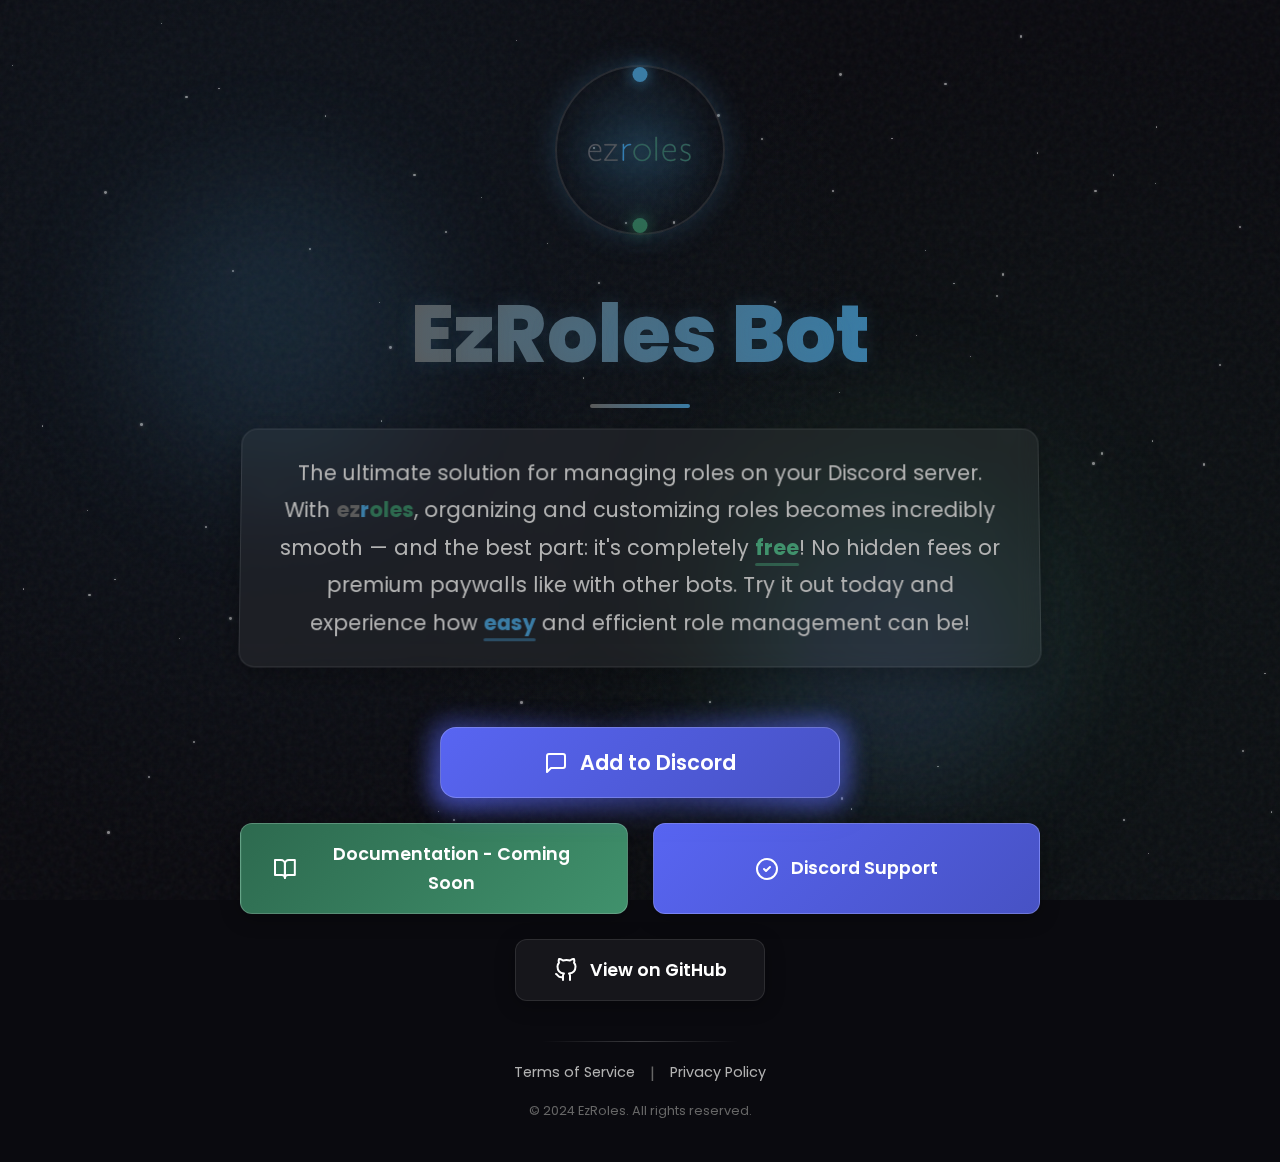
<file: index.html>
<!DOCTYPE html>
<html lang="de">
<head>
    <meta charset="UTF-8">
    <meta name="viewport" content="width=device-width, initial-scale=1.0, viewport-fit=cover">
    <title>EzRoles.xyz - Home</title>
    <link rel="icon" href="assets/images/favicon.ico" type="image/x-icon">
    <link rel="preconnect" href="https://fonts.googleapis.com">
    <link rel="preconnect" href="https://fonts.gstatic.com" crossorigin>
    <link href="https://fonts.googleapis.com/css2?family=Poppins:wght@300;400;500;600;700;800&display=swap" rel="stylesheet">
    <link rel="stylesheet" href="/assets/css/style.css">
</head>
<body>
    <div class="noise-overlay"></div>
    <div class="particles" id="particles"></div>
    <div class="glow-orbs">
        <div class="orb orb-1"></div>
        <div class="orb orb-2"></div>
        <div class="orb orb-3"></div>
    </div>
    
    <div class="container">
        <section class="hero">
            <div class="logo-container">
                <div class="logo-ring"></div>
                <img src="/assets/images/icon.png" alt="EzRoles Logo" class="logo-img">
                <div class="logo-glow"></div>
            </div>
            
            <h1 class="hero-title">EzRoles Bot</h1>
            
            <div class="hero-description-container">
                <p class="hero-description">
                    The ultimate solution for managing roles on your Discord server. <br>  
                    With <span class="styled-text"><span class="ez">ez</span><span class="r">r</span><span class="oles">oles</span></span>,  
                    organizing and customizing roles becomes incredibly smooth — and the best part: it's completely  
                    <span class="highlight free">free</span>! No hidden fees or premium paywalls like with other bots.  
                    Try it out today and experience how  
                    <span class="highlight easy">easy</span> and efficient role management can be!
                </p>
            </div>
                                    
            <div class="buttons-container">
                <div class="primary-button">
                    <a href="https://discord.com/oauth2/authorize?client_id=1358600279528046602&permissions=268748992&integration_type=0&scope=applications.commands+bot" class="btn btn-primary" target="_blank">
                        <svg xmlns="http://www.w3.org/2000/svg" width="24" height="24" viewBox="0 0 24 24" fill="none" stroke="currentColor" stroke-width="2" stroke-linecap="round" stroke-linejoin="round"><path d="M21 15a2 2 0 0 1-2 2H7l-4 4V5a2 2 0 0 1 2-2h14a2 2 0 0 1 2 2z"></path></svg>
                        Add to Discord
                    </a>
                </div>
                
                <div class="secondary-buttons">
                    <a href="/" class="btn btn-secondary">
                        <svg xmlns="http://www.w3.org/2000/svg" width="24" height="24" viewBox="0 0 24 24" fill="none" stroke="currentColor" stroke-width="2" stroke-linecap="round" stroke-linejoin="round"><path d="M2 3h6a4 4 0 0 1 4 4v14a3 3 0 0 0-3-3H2z"></path><path d="M22 3h-6a4 4 0 0 0-4 4v14a3 3 0 0 1 3-3h7z"></path></svg>
                        Documentation - Coming Soon
                    </a>
                    <a href="https://discord.gg/soulshine" class="btn btn-support" target="_blank">
                        <svg xmlns="http://www.w3.org/2000/svg" width="24" height="24" viewBox="0 0 24 24" fill="none" stroke="currentColor" stroke-width="2" stroke-linecap="round" stroke-linejoin="round"><circle cx="12" cy="12" r="10"></circle><path d="m9 12 2 2 4-4"></path></svg>
                        Discord Support
                    </a>
                </div>
                
                <div class="github-button">
                    <a href="https://github.com/irgendein-mensch/ezroles" class="btn btn-github" target="_blank">
                        <div class="btn-github-content">
                            <svg xmlns="http://www.w3.org/2000/svg" width="24" height="24" viewBox="0 0 24 24" fill="none" stroke="currentColor" stroke-width="2" stroke-linecap="round" stroke-linejoin="round"><path d="M9 19c-5 1.5-5-2.5-7-3m14 6v-3.87a3.37 3.37 0 0 0-.94-2.61c3.14-.35 6.44-1.54 6.44-7A5.44 5.44 0 0 0 20 4.77 5.07 5.07 0 0 0 19.91 1S18.73.65 16 2.48a13.38 13.38 0 0 0-7 0C6.27.65 5.09 1 5.09 1A5.07 5.07 0 0 0 5 4.77a5.44 5.44 0 0 0-1.5 3.78c0 5.42 3.3 6.61 6.44 7A3.37 3.37 0 0 0 9 18.13V22"></path></svg>
                            <span>View on GitHub</span>
                        </div>
                    </a>
                </div>
            </div>
        </section>
        
        <footer class="footer">
            <div class="footer-links">
                <a href="terms-of-service" class="footer-link">Terms of Service</a>
                <span class="footer-divider">|</span>
                <a href="privacy-policy" class="footer-link">Privacy Policy</a>
            </div>
            <p class="copyright">© 2024 EzRoles. All rights reserved.</p>
        </footer>
    </div>
    
    <script src="/assets/js/script.js"></script>
</body>
</html>
</file>
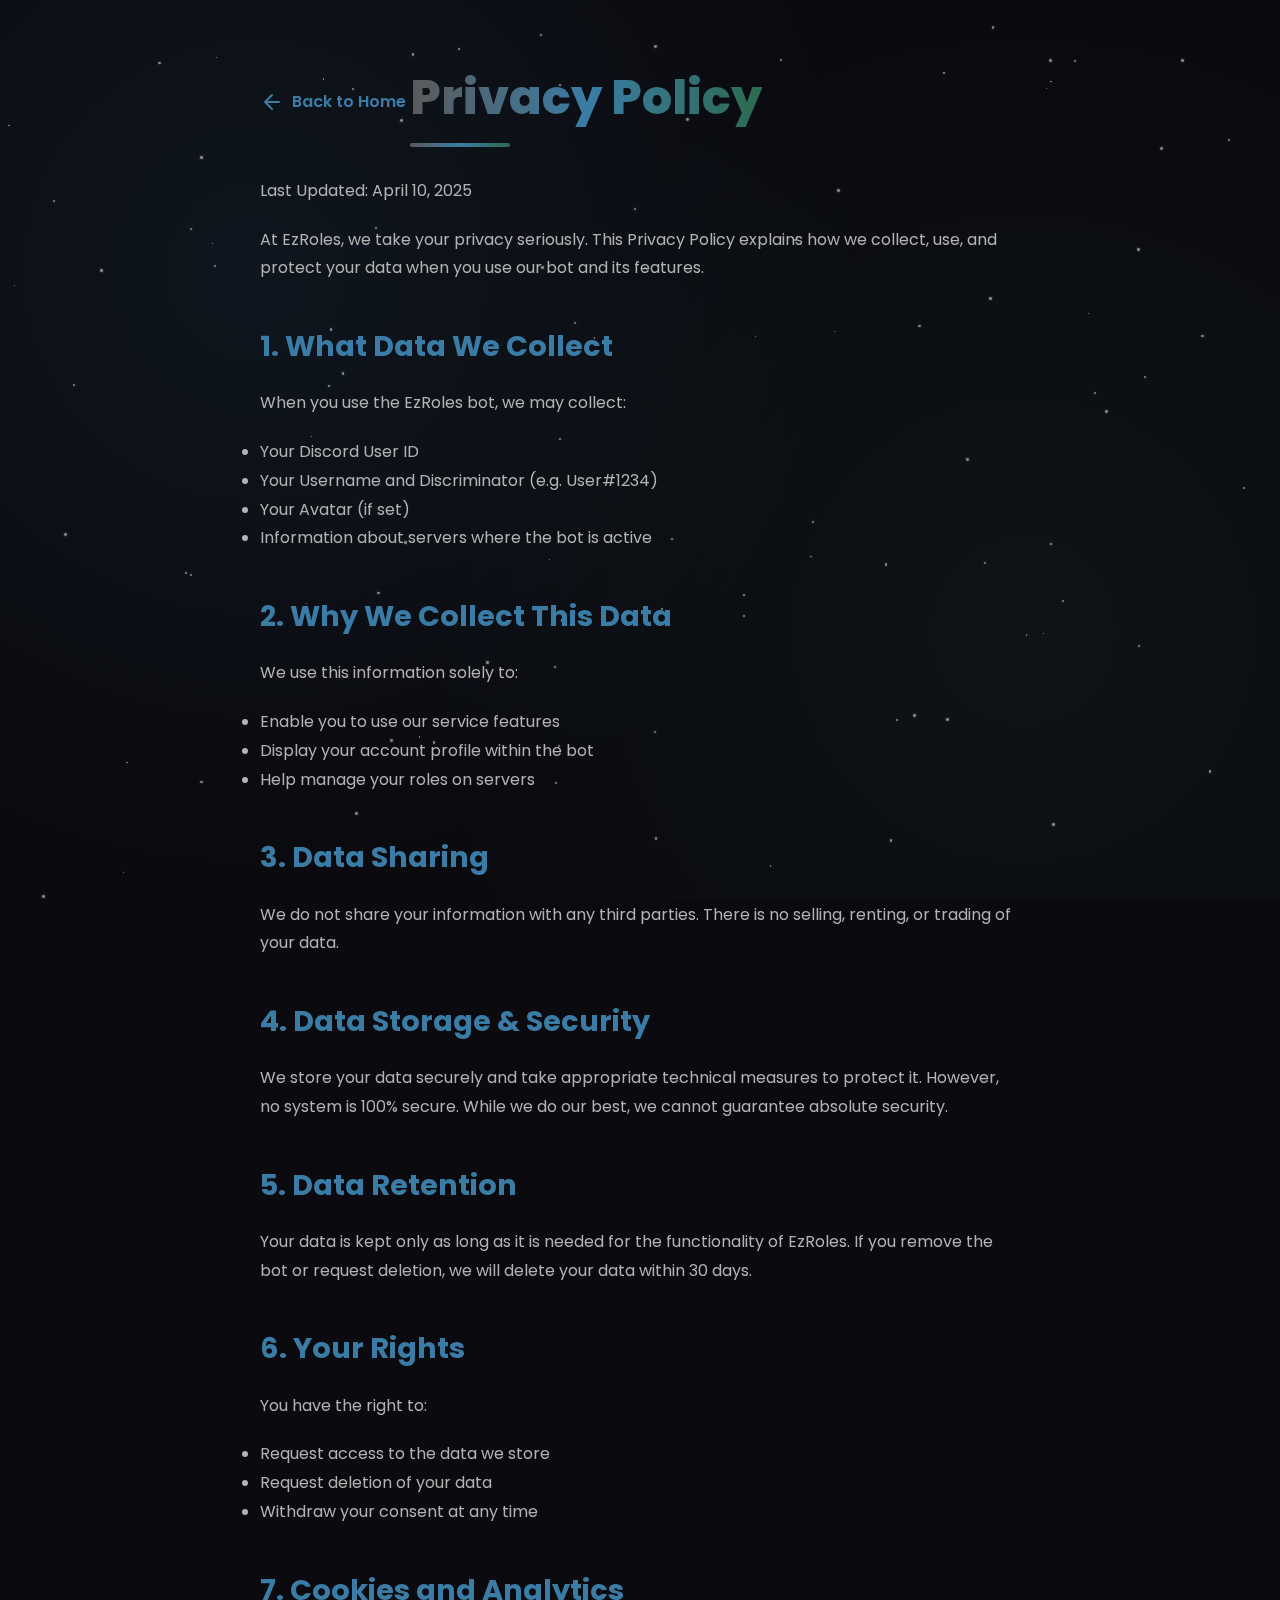
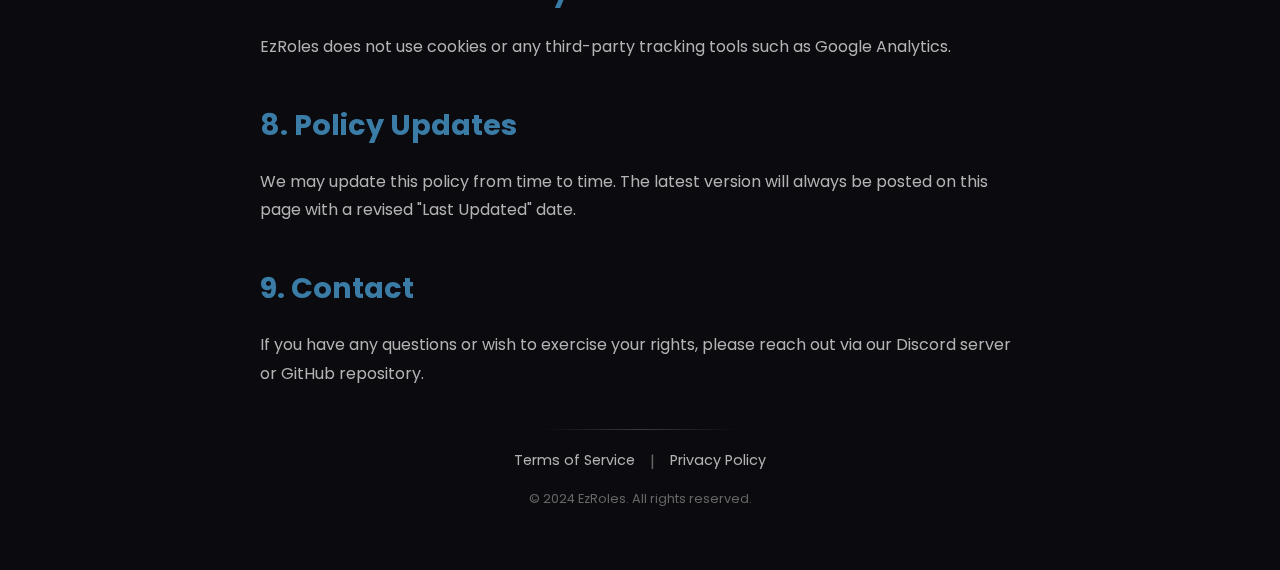
<file: privacy-policy.html>
<!DOCTYPE html>
<html lang="en">
<head>
  <meta charset="UTF-8">
  <meta name="viewport" content="width=device-width, initial-scale=1.0, viewport-fit=cover">
  <title>EzRoles.xyz - Privacy Policy</title>
  <link rel="icon" href="assets/images/favicon.ico" type="image/x-icon">
  <link rel="preconnect" href="https://fonts.googleapis.com">
  <link rel="preconnect" href="https://fonts.gstatic.com" crossorigin>
  <link href="https://fonts.googleapis.com/css2?family=Poppins:wght@300;400;500;600;700;800&display=swap" rel="stylesheet">
  <link rel="stylesheet" href="/assets/css/style.css">
  <style>
    body {
      display: block;
      overflow-y: auto;
      height: auto;
      min-height: 100vh;
    }

    .container {
      padding: 40px 0;
    }

    .content-container {
      max-width: 800px;
      margin: 0 auto;
      padding: 20px;
      text-align: left;
    }

    .page-title {
      font-size: 3rem;
      font-weight: 800;
      margin-bottom: 30px;
      background: linear-gradient(90deg, var(--dark-gray), var(--blue), var(--teal));
      -webkit-background-clip: text;
      background-clip: text;
      color: transparent;
      position: relative;
      display: inline-block;
      margin-bottom: 40px;
    }

    .page-title::after {
      content: '';
      position: absolute;
      bottom: -10px;
      left: 0;
      width: 100px;
      height: 4px;
      background: linear-gradient(90deg, var(--dark-gray), var(--blue), var(--teal));
      border-radius: 2px;
    }

    .section-title {
      font-size: 1.8rem;
      color: var(--blue);
      margin-top: 40px;
      margin-bottom: 20px;
    }

    .content-text {
      color: #b3b3b3;
      line-height: 1.8;
      margin-bottom: 20px;
    }

    .back-link {
      display: inline-flex;
      align-items: center;
      gap: 8px;
      color: var(--blue);
      text-decoration: none;
      font-weight: 600;
      margin-bottom: 30px;
      transition: color 0.3s;
    }

    .back-link:hover {
      color: var(--light-teal);
    }

    @media (max-width: 768px) {
      .container {
        padding-top: 60px;
      }
      
      .page-title {
        font-size: 2.5rem;
      }

      .section-title {
        font-size: 1.5rem;
      }
    }
  </style>
</head>
<body>
  <div class="particles" id="particles"></div>

  <div class="container">
    <div class="content-container">
      <a href="/" class="back-link">
        <svg xmlns="http://www.w3.org/2000/svg" width="24" height="24" viewBox="0 0 24 24" fill="none" stroke="currentColor" stroke-width="2" stroke-linecap="round" stroke-linejoin="round"><path d="M19 12H5M12 19l-7-7 7-7"/></svg>
        Back to Home
      </a>

      <h1 class="page-title">Privacy Policy</h1>

      <p class="content-text">
        Last Updated: April 10, 2025
      </p>

      <p class="content-text">
        At EzRoles, we take your privacy seriously. This Privacy Policy explains how we collect, use, and protect your data when you use our bot and its features.
      </p>

      <h2 class="section-title">1. What Data We Collect</h2>
      <p class="content-text">
        When you use the EzRoles bot, we may collect:
      </p>
      <ul class="content-text">
        <li>Your Discord User ID</li>
        <li>Your Username and Discriminator (e.g. User#1234)</li>
        <li>Your Avatar (if set)</li>
        <li>Information about servers where the bot is active</li>
      </ul>

      <h2 class="section-title">2. Why We Collect This Data</h2>
      <p class="content-text">
        We use this information solely to:
      </p>
      <ul class="content-text">
        <li>Enable you to use our service features</li>
        <li>Display your account profile within the bot</li>
        <li>Help manage your roles on servers</li>
      </ul>

      <h2 class="section-title">3. Data Sharing</h2>
      <p class="content-text">
        We do not share your information with any third parties. There is no selling, renting, or trading of your data.
      </p>

      <h2 class="section-title">4. Data Storage & Security</h2>
      <p class="content-text">
        We store your data securely and take appropriate technical measures to protect it. However, no system is 100% secure. While we do our best, we cannot guarantee absolute security.
      </p>

      <h2 class="section-title">5. Data Retention</h2>
      <p class="content-text">
        Your data is kept only as long as it is needed for the functionality of EzRoles. If you remove the bot or request deletion, we will delete your data within 30 days.
      </p>

      <h2 class="section-title">6. Your Rights</h2>
      <p class="content-text">
        You have the right to:
      </p>
      <ul class="content-text">
        <li>Request access to the data we store</li>
        <li>Request deletion of your data</li>
        <li>Withdraw your consent at any time</li>
      </ul>

      <h2 class="section-title">7. Cookies and Analytics</h2>
      <p class="content-text">
        EzRoles does not use cookies or any third-party tracking tools such as Google Analytics.
      </p>

      <h2 class="section-title">8. Policy Updates</h2>
      <p class="content-text">
        We may update this policy from time to time. The latest version will always be posted on this page with a revised "Last Updated" date.
      </p>

      <h2 class="section-title">9. Contact</h2>
      <p class="content-text">
        If you have any questions or wish to exercise your rights, please reach out via our Discord server or GitHub repository.
      </p>
    </div>

    <footer class="footer">
      <div class="footer-links">
        <a href="terms-of-service" class="footer-link">Terms of Service</a>
        <span class="footer-divider">|</span>
        <a href="privacy-policy" class="footer-link">Privacy Policy</a>
      </div>
      <p class="copyright">© 2024 EzRoles. All rights reserved.</p>
    </footer>
  </div>

  <script src="/assets/js/script.js"></script>
</body>
</html>
</file>
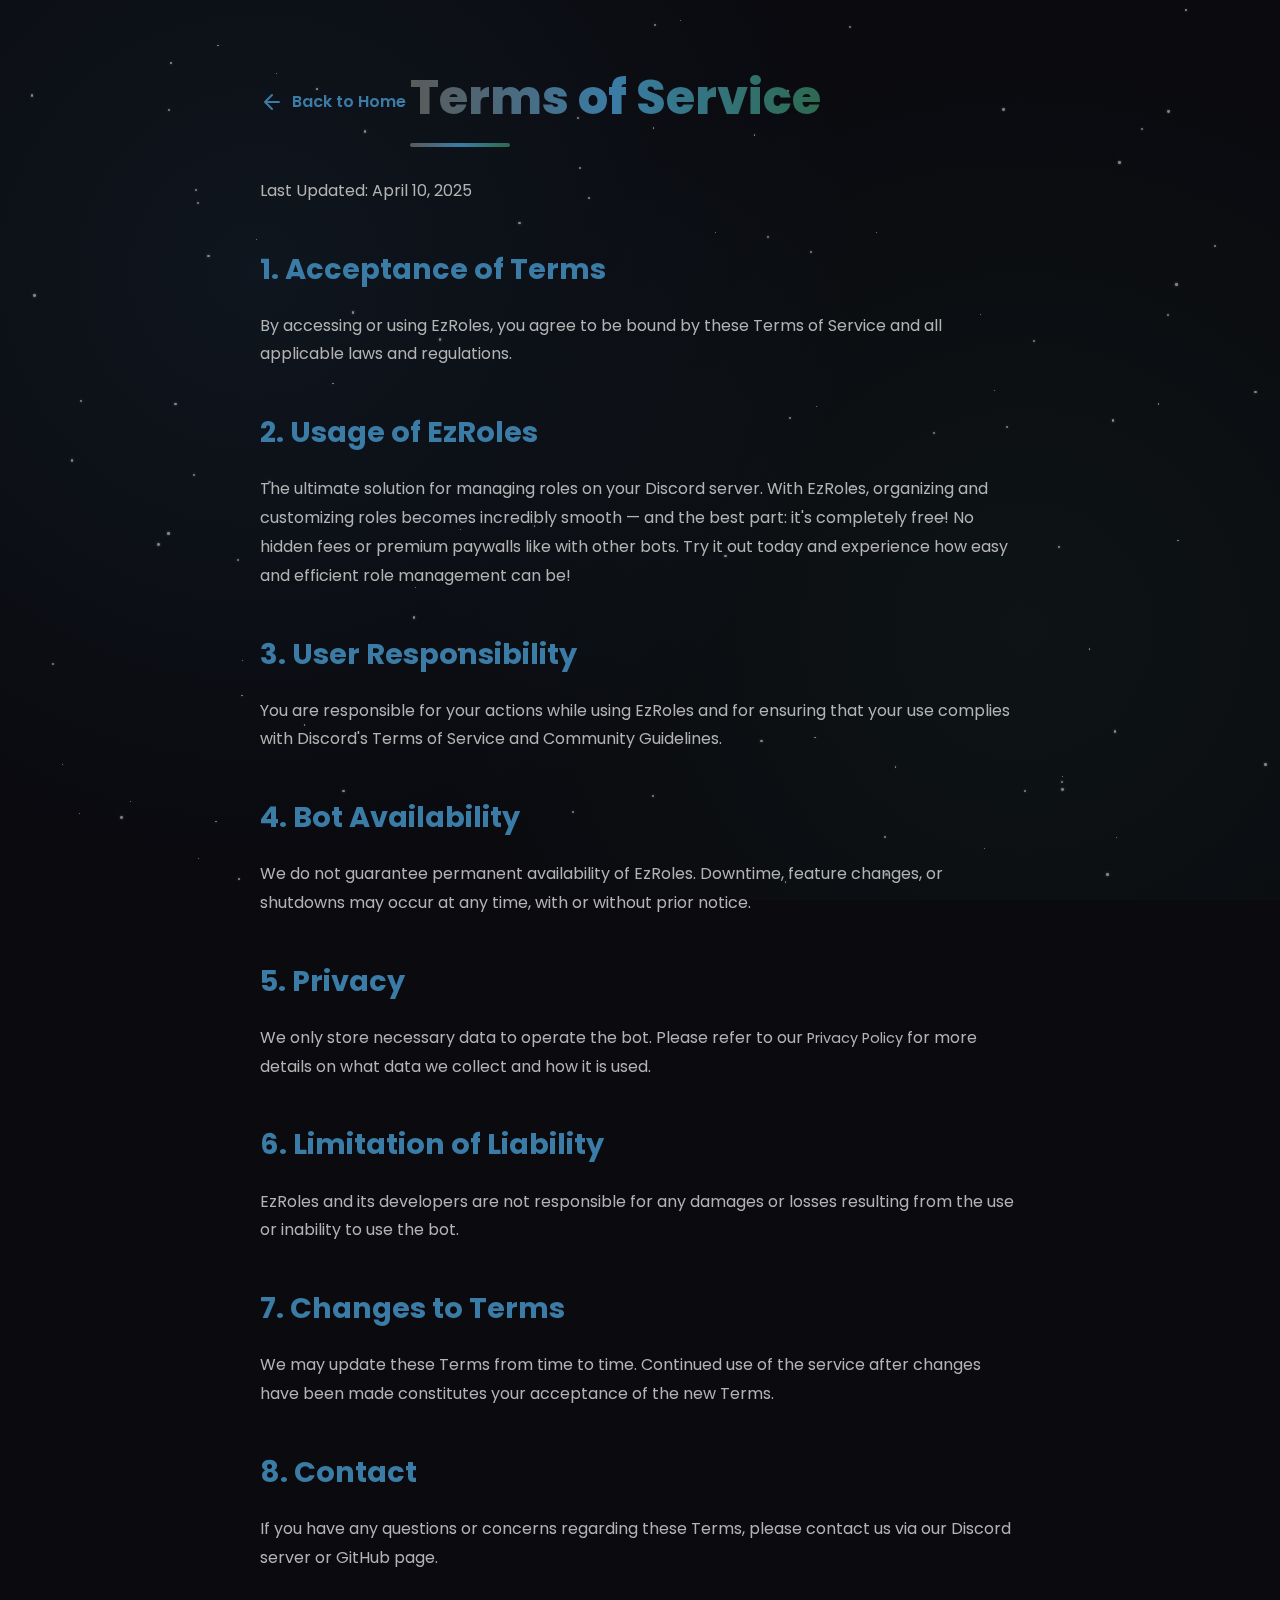
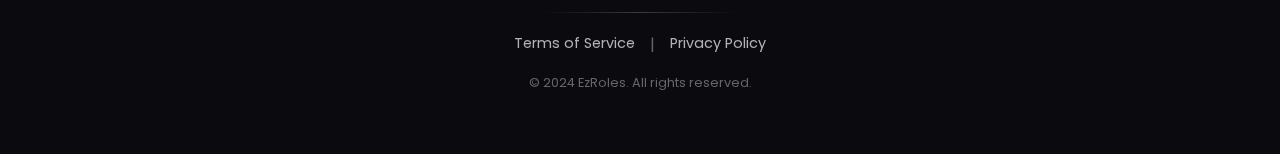
<file: terms-of-service.html>
<!DOCTYPE html>
<html lang="en">
<head>
    <meta charset="UTF-8">
    <meta name="viewport" content="width=device-width, initial-scale=1.0, viewport-fit=cover">
    <title>EzRoles.xyz - Terms of Service</title>
    <link rel="icon" href="assets/images/favicon.ico" type="image/x-icon">
    <link rel="preconnect" href="https://fonts.googleapis.com">
    <link rel="preconnect" href="https://fonts.gstatic.com" crossorigin>
    <link href="https://fonts.googleapis.com/css2?family=Poppins:wght@300;400;500;600;700;800&display=swap" rel="stylesheet">
    <link rel="stylesheet" href="/assets/css/style.css">
    <style>
        body {
            display: block;
            overflow-y: auto;
            height: auto;
            min-height: 100vh;
        }

        .container {
            padding: 40px 0;
        }

        .content-container {
            max-width: 800px;
            margin: 0 auto;
            padding: 20px;
            text-align: left;
        }

        .page-title {
            font-size: 3rem;
            font-weight: 800;
            margin-bottom: 30px;
            background: linear-gradient(90deg, var(--dark-gray), var(--blue), var(--teal));
            -webkit-background-clip: text;
            background-clip: text;
            color: transparent;
            position: relative;
            display: inline-block;
            margin-bottom: 40px;
        }

        .page-title::after {
            content: '';
            position: absolute;
            bottom: -10px;
            left: 0;
            width: 100px;
            height: 4px;
            background: linear-gradient(90deg, var(--dark-gray), var(--blue), var(--teal));
            border-radius: 2px;
        }

        .section-title {
            font-size: 1.8rem;
            color: var(--blue);
            margin-top: 40px;
            margin-bottom: 20px;
        }

        .content-text {
            color: #b3b3b3;
            line-height: 1.8;
            margin-bottom: 20px;
        }

        .back-link {
            display: inline-flex;
            align-items: center;
            gap: 8px;
            color: var(--blue);
            text-decoration: none;
            font-weight: 600;
            margin-bottom: 30px;
            transition: color 0.3s;
        }

        .back-link:hover {
            color: var(--light-teal);
        }

        @media (max-width: 768px) {
            .container {
                padding-top: 60px;
            }
            
            .page-title {
                font-size: 2.5rem;
            }

            .section-title {
                font-size: 1.5rem;
            }
        }
    </style>
</head>
<body>
<div class="particles" id="particles"></div>

<div class="container">
    <div class="content-container">
        <a href="/" class="back-link">
            <svg xmlns="http://www.w3.org/2000/svg" width="24" height="24" viewBox="0 0 24 24" fill="none" stroke="currentColor" stroke-width="2" stroke-linecap="round" stroke-linejoin="round"><path d="M19 12H5M12 19l-7-7 7-7"/></svg>
            Back to Home
        </a>

        <h1 class="page-title">Terms of Service</h1>

        <p class="content-text">Last Updated: April 10, 2025</p>

        <h2 class="section-title">1. Acceptance of Terms</h2>
        <p class="content-text">
            By accessing or using EzRoles, you agree to be bound by these Terms of Service and all applicable laws and regulations.
        </p>

        <h2 class="section-title">2. Usage of EzRoles</h2>
        <p class="content-text">
            The ultimate solution for managing roles on your Discord server. With EzRoles, organizing and customizing roles becomes incredibly smooth — and the best part: it's completely free! No hidden fees or premium paywalls like with other bots. Try it out today and experience how easy and efficient role management can be!
        </p>

        <h2 class="section-title">3. User Responsibility</h2>
        <p class="content-text">
            You are responsible for your actions while using EzRoles and for ensuring that your use complies with Discord's Terms of Service and Community Guidelines.
        </p>

        <h2 class="section-title">4. Bot Availability</h2>
        <p class="content-text">
            We do not guarantee permanent availability of EzRoles. Downtime, feature changes, or shutdowns may occur at any time, with or without prior notice.
        </p>

        <h2 class="section-title">5. Privacy</h2>
        <p class="content-text">
            We only store necessary data to operate the bot. Please refer to our <a href="/privacy-policy" class="footer-link">Privacy Policy</a> for more details on what data we collect and how it is used.
        </p>

        <h2 class="section-title">6. Limitation of Liability</h2>
        <p class="content-text">
            EzRoles and its developers are not responsible for any damages or losses resulting from the use or inability to use the bot.
        </p>

        <h2 class="section-title">7. Changes to Terms</h2>
        <p class="content-text">
            We may update these Terms from time to time. Continued use of the service after changes have been made constitutes your acceptance of the new Terms.
        </p>

        <h2 class="section-title">8. Contact</h2>
        <p class="content-text">
            If you have any questions or concerns regarding these Terms, please contact us via our Discord server or GitHub page.
        </p>
    </div>

    <footer class="footer">
        <div class="footer-links">
            <a href="terms-of-service" class="footer-link">Terms of Service</a>
            <span class="footer-divider">|</span>
            <a href="privacy-policy" class="footer-link">Privacy Policy</a>
        </div>
        <p class="copyright">© 2024 EzRoles. All rights reserved.</p>
    </footer>
</div>

<script src="/assets/js/script.js"></script>
</body>
</html>
</file>
<file: assets/css/style.css>
:root {
  --dark-gray: #5a5a5a;
  --blue: #3a7ca5;
  --teal: #2d6a4f;
  --light-teal: #40916c;
  --background: #0a0a0f;
  --text: #ffffff;
  --discord-color: #5865f2;
  --github-color: #333;
  --github-hover: #444;
  --glass-bg: rgba(255, 255, 255, 0.05);
  --glass-border: rgba(255, 255, 255, 0.1);
  --glass-shadow: rgba(0, 0, 0, 0.3);
  --gradient-1: linear-gradient(135deg, #3a7ca5, #2d6a4f);
  --gradient-2: linear-gradient(45deg, #5865f2, #3a7ca5);
  --gradient-3: linear-gradient(to right, #2d6a4f, #40916c);
}

@keyframes gradientAnimation {
  0% {
    background-position: 0% 50%;
  }
  50% {
    background-position: 100% 50%;
  }
  100% {
    background-position: 0% 50%;
  }
}

* {
  margin: 0;
  padding: 0;
  box-sizing: border-box;
}

html {
  scroll-behavior: smooth;
  height: 100%;
}

body {
  font-family: "Poppins", sans-serif;
  background-color: var(--background);
  background-image: 
    radial-gradient(circle at 20% 30%, rgba(58, 124, 165, 0.1) 0%, transparent 50%),
    radial-gradient(circle at 80% 70%, rgba(45, 106, 79, 0.1) 0%, transparent 50%);
  background-attachment: fixed;
  color: var(--text);
  line-height: 1.6;
  min-height: 100vh;
  display: flex;
  flex-direction: column;
  align-items: center;
  justify-content: center;
  overflow-x: hidden;
  position: relative;
  margin: 0;
  padding: 0;
  padding-top: env(safe-area-inset-top);
  padding-bottom: env(safe-area-inset-bottom);
}

.noise-overlay {
  position: fixed;
  top: 0;
  left: 0;
  width: 100%;
  height: 100%;
  background-image: url("data:image/svg+xml,%3Csvg viewBox='0 0 250 250' xmlns='http://www.w3.org/2000/svg'%3E%3Cfilter id='noiseFilter'%3E%3CfeTurbulence type='fractalNoise' baseFrequency='0.65' numOctaves='3' stitchTiles='stitch'/%3E%3C/filter%3E%3Crect width='100%25' height='100%25' filter='url(%23noiseFilter)'/%3E%3C/svg%3E");
  opacity: 0.05;
  z-index: -1;
  pointer-events: none;
}

.glow-orbs {
  position: fixed;
  top: 0;
  left: 0;
  width: 100%;
  height: 100%;
  overflow: hidden;
  z-index: -2;
  pointer-events: none;
}

.orb {
  position: absolute;
  border-radius: 50%;
  filter: blur(60px);
}

.orb-1 {
  top: 20%;
  left: 10%;
  width: 300px;
  height: 300px;
  background: rgba(58, 124, 165, 0.15);
  animation: float-orb 15s ease-in-out infinite alternate;
}

.orb-2 {
  bottom: 10%;
  right: 15%;
  width: 400px;
  height: 400px;
  background: rgba(45, 106, 79, 0.15);
  animation: float-orb 20s ease-in-out infinite alternate-reverse;
}

.orb-3 {
  top: 60%;
  left: 60%;
  width: 250px;
  height: 250px;
  background: rgba(88, 101, 242, 0.1);
  animation: float-orb 18s ease-in-out infinite alternate;
}

@keyframes float-orb {
  0% {
    transform: translate(0, 0);
  }
  100% {
    transform: translate(50px, 30px);
  }
}

.container {
  max-width: 1000px;
  width: 100%;
  margin: 0 auto;
  padding: 20px;
  text-align: center;
  flex: 1;
  display: flex;
  flex-direction: column;
  justify-content: center;
  position: relative;
  z-index: 1;
}

.hero {
  display: flex;
  flex-direction: column;
  align-items: center;
  justify-content: center;
  padding: 40px 0;
  width: 100%;
  position: relative;
}

.logo-container {
  margin-bottom: 30px;
  position: relative;
  width: 180px;
  height: 180px;
  display: flex;
  align-items: center;
  justify-content: center;
}

.logo-ring {
  position: absolute;
  width: 170px;
  height: 170px;
  border-radius: 50%;
  border: 2px solid rgba(255, 255, 255, 0.1);
  box-shadow: 0 0 30px rgba(58, 124, 165, 0.3);
  animation: spin 20s linear infinite;
}

.logo-ring::before, .logo-ring::after {
  content: '';
  position: absolute;
  width: 15px;
  height: 15px;
  border-radius: 50%;
  background: var(--blue);
  top: 0;
  left: 50%;
  transform: translateX(-50%);
  box-shadow: 0 0 15px var(--blue);
}

.logo-ring::after {
  top: auto;
  bottom: 0;
  background: var(--teal);
  box-shadow: 0 0 15px var(--teal);
}

@keyframes spin {
  0% {
    transform: rotate(0deg);
  }
  100% {
    transform: rotate(360deg);
  }
}

.logo-img {
  height: 140px;
  filter: drop-shadow(0 0 15px rgba(58, 124, 165, 0.5));
  transition: transform 0.5s ease;
  z-index: 2;
  position: relative;
}

.logo-img:hover {
  transform: scale(1.05);
}

.logo-glow {
  position: absolute;
  top: 50%;
  left: 50%;
  transform: translate(-50%, -50%);
  width: 180px;
  height: 180px;
  background: radial-gradient(circle, rgba(58, 124, 165, 0.3) 0%, rgba(18, 18, 18, 0) 70%);
  border-radius: 50%;
  z-index: 1;
  animation: pulse-glow 3s ease-in-out infinite alternate;
}

@keyframes pulse-glow {
  0% {
    opacity: 0.3;
    width: 180px;
    height: 180px;
  }
  100% {
    opacity: 0.6;
    width: 200px;
    height: 200px;
  }
}

.hero-title {
  font-size: 5rem;
  font-weight: 800;
  margin-bottom: 30px;
  background: linear-gradient(90deg, var(--dark-gray), var(--blue), var(--teal));
  background-size: 200% auto;
  -webkit-background-clip: text;
  background-clip: text;
  color: transparent;
  position: relative;
  display: inline-block;
  text-shadow: 0 0 20px rgba(58, 124, 165, 0.2);
  animation: gradientAnimation 5s ease infinite;
}

.hero-title::after {
  content: "";
  position: absolute;
  bottom: -10px;
  left: 50%;
  transform: translateX(-50%);
  width: 100px;
  height: 4px;
  background: linear-gradient(90deg, var(--dark-gray), var(--blue), var(--teal));
  background-size: 200% auto;
  border-radius: 2px;
  animation: line-expand 3s ease-in-out infinite alternate, gradientAnimation 5s ease infinite;
}

@keyframes line-expand {
  0% {
    width: 80px;
  }
  100% {
    width: 120px;
  }
}

.hero-description-container {
  background: var(--glass-bg);
  backdrop-filter: blur(10px);
  -webkit-backdrop-filter: blur(10px);
  border: 1px solid var(--glass-border);
  border-radius: 16px;
  padding: 25px;
  margin-bottom: 40px;
  box-shadow: 0 8px 32px var(--glass-shadow);
  max-width: 800px;
  transform: perspective(1000px) rotateX(2deg);
  transition: transform 0.3s ease;
}

.hero-description-container:hover {
  transform: perspective(1000px) rotateX(0deg);
}

.hero-description {
  font-size: 1.3rem;
  color: #b3b3b3;
  line-height: 1.8;
}

.highlight {
  position: relative;
  display: inline-block;
}

.highlight.free {
  color: #40916c;
  font-weight: 700;
  animation: highlight-pulse 2s ease-in-out infinite;
}

.highlight.easy {
  color: var(--blue);
  font-weight: 700;
  animation: highlight-pulse 2s ease-in-out infinite 0.5s;
}

@keyframes highlight-pulse {
  0%,
  100% {
    text-shadow: 0 0 5px rgba(64, 145, 108, 0);
  }
  50% {
    text-shadow: 0 0 10px rgba(64, 145, 108, 0.5);
  }
}

.highlight::after {
  content: "";
  position: absolute;
  bottom: 0;
  left: 0;
  width: 100%;
  height: 3px;
  background-color: currentColor;
  border-radius: 3px;
  opacity: 0.5;
}

.buttons-container {
  display: flex;
  flex-direction: column;
  align-items: center;
  gap: 25px;
  width: 100%;
  max-width: 800px;
  margin-top: 20px;
}

.primary-button {
  width: 100%;
  max-width: 400px;
  display: flex;
  justify-content: center;
  position: relative;
}

.primary-button::before {
  content: '';
  position: absolute;
  top: -10px;
  left: -10px;
  right: -10px;
  bottom: -10px;
  background: linear-gradient(45deg, var(--discord-color), transparent, var(--discord-color));
  border-radius: 20px;
  z-index: -1;
  opacity: 0.5;
  filter: blur(10px);
  animation: rotate-gradient 3s linear infinite;
}

@keyframes rotate-gradient {
  0% {
    background-position: 0% 0%;
  }
  100% {
    background-position: 200% 200%;
  }
}

.primary-button .btn-primary {
  font-size: 1.3rem;
  padding: 18px 36px;
  width: 100%;
  justify-content: center;
  animation: pulse 2.5s infinite, float-button 3s ease-in-out infinite;
  box-shadow: 0 8px 30px rgba(88, 101, 242, 0.5);
  position: relative;
  z-index: 2;
  border-radius: 16px;
  background: linear-gradient(135deg, #5865f2, #4752c4);
  border: 1px solid rgba(255, 255, 255, 0.2);
  overflow: hidden;
}

.primary-button .btn-primary::before {
  content: "";
  position: absolute;
  top: 0;
  left: -100%;
  width: 100%;
  height: 100%;
  background: linear-gradient(90deg, transparent, rgba(255, 255, 255, 0.2), transparent);
  transition: left 0.7s ease;
}

.primary-button .btn-primary:hover::before {
  left: 100%;
}

@keyframes float-button {
  0%,
  100% {
    transform: translateY(0);
  }
  50% {
    transform: translateY(-5px);
  }
}

.secondary-buttons {
  display: flex;
  gap: 25px;
  justify-content: center;
  width: 100%;
}

.github-button {
  width: 100%;
  max-width: 250px;
  display: flex;
  justify-content: center;
}

.btn-github {
  background: var(--glass-bg);
  backdrop-filter: blur(10px);
  -webkit-backdrop-filter: blur(10px);
  border: 1px solid var(--glass-border);
  color: white;
  width: 100%;
  justify-content: center;
  transition: all 0.3s ease;
  position: relative;
  overflow: hidden;
}

.btn-github-content {
  display: flex;
  align-items: center;
  gap: 12px;
  position: relative;
  z-index: 2;
}

.btn-github::after {
  content: '';
  position: absolute;
  top: 0;
  left: 0;
  width: 100%;
  height: 100%;
  background: linear-gradient(135deg, rgba(255, 255, 255, 0.1), rgba(255, 255, 255, 0));
  opacity: 0;
  transition: opacity 0.3s ease;
}

.btn-github:hover {
  transform: translateY(-3px);
  box-shadow: 0 8px 25px rgba(0, 0, 0, 0.3);
  border-color: rgba(255, 255, 255, 0.3);
}

.btn-github:hover::after {
  opacity: 1;
}

.buttons {
  display: none;
}

.support-button-container {
  margin-top: 25px;
  width: 100%;
  max-width: 800px;
  display: flex;
  justify-content: center;
}

.btn {
  padding: 16px 32px;
  border-radius: 12px;
  font-weight: 600;
  font-size: 1.1rem;
  text-decoration: none;
  transition: all 0.3s;
  display: flex;
  align-items: center;
  gap: 12px;
  position: relative;
  overflow: hidden;
  z-index: 1;
  box-shadow: 0 4px 20px rgba(0, 0, 0, 0.3);
}

.btn::before {
  content: "";
  position: absolute;
  top: 0;
  left: 0;
  width: 100%;
  height: 100%;
  background: rgba(255, 255, 255, 0.1);
  transform: translateX(-100%);
  transition: transform 0.3s ease;
  z-index: -1;
}

.btn:hover::before {
  transform: translateX(0);
}

.btn svg {
  transition: transform 0.3s ease;
}

.btn:hover svg {
  transform: scale(1.2);
}

.btn-primary {
  background-color: var(--discord-color);
  color: white;
  flex: 1;
}

.btn-primary:hover {
  transform: translateY(-3px);
  box-shadow: 0 8px 25px rgba(88, 101, 242, 0.6);
}

.btn-secondary {
  background: linear-gradient(135deg, var(--teal), var(--light-teal));
  color: white;
  flex: 1;
  border: 1px solid rgba(255, 255, 255, 0.2);
}

.btn-secondary:hover {
  transform: translateY(-3px);
  box-shadow: 0 8px 25px rgba(64, 145, 108, 0.4);
}

.btn-tertiary {
  background-color: #333;
  color: white;
  flex: 1;
}

.btn-tertiary:hover {
  transform: translateY(-3px);
  box-shadow: 0 8px 25px rgba(51, 51, 51, 0.4);
}

.btn-support {
  background: linear-gradient(135deg, var(--discord-color), #4752c4);
  color: white;
  border: 1px solid rgba(255, 255, 255, 0.2);
  flex: 1;
  justify-content: center;
}

.btn-support:hover {
  transform: translateY(-3px);
  box-shadow: 0 8px 25px rgba(88, 101, 242, 0.4);
}

@keyframes float {
  0% {
    transform: translateY(0px);
  }
  50% {
    transform: translateY(-10px);
  }
  100% {
    transform: translateY(0px);
  }
}

.logo-img {
  animation: float 6s ease-in-out infinite;
}

@keyframes pulse {
  0% {
    box-shadow: 0 0 0 0 rgba(88, 101, 242, 0.7);
  }
  70% {
    box-shadow: 0 0 0 15px rgba(88, 101, 242, 0);
  }
  100% {
    box-shadow: 0 0 0 0 rgba(88, 101, 242, 0);
  }
}

.particles {
  position: fixed;
  top: 0;
  left: 0;
  width: 100%;
  height: 100%;
  z-index: -2;
  overflow: hidden;
  pointer-events: none;
}

.particle {
  position: absolute;
  border-radius: 50%;
  opacity: 0.3;
  animation: particleAnimation linear infinite;
}

@keyframes particleAnimation {
  0% {
    transform: translateY(0) rotate(0deg);
    opacity: 0;
  }
  10% {
    opacity: 0.3;
  }
  90% {
    opacity: 0.3;
  }
  100% {
    transform: translateY(-1000px) rotate(720deg);
    opacity: 0;
  }
}

.styled-text {
  display: inline-flex;
  align-items: center;
  font-weight: 700;
  position: relative;
}

.styled-text .ez {
  color: var(--dark-gray);
}

.styled-text .r {
  color: var(--blue);
}

.styled-text .oles {
  color: var(--teal);
}

.footer {
  margin-top: auto;
  padding: 20px 0;
  width: 100%;
  position: relative;
}

.footer::before {
  content: '';
  position: absolute;
  top: 0;
  left: 50%;
  transform: translateX(-50%);
  width: 200px;
  height: 1px;
  background: linear-gradient(90deg, transparent, rgba(255, 255, 255, 0.2), transparent);
}

.footer-links {
  display: flex;
  justify-content: center;
  gap: 15px;
  margin-bottom: 15px;
}

.footer-link {
  color: #b3b3b3;
  text-decoration: none;
  font-size: 0.9rem;
  transition: color 0.3s;
  position: relative;
}

.footer-link::after {
  content: "";
  position: absolute;
  width: 0;
  height: 1px;
  bottom: -2px;
  left: 0;
  background-color: var(--blue);
  transition: width 0.3s ease;
}

.footer-link:hover {
  color: var(--blue);
}

.footer-link:hover::after {
  width: 100%;
}

.footer-divider {
  color: #666;
}

.copyright {
  color: #666;
  font-size: 0.8rem;
}

@media (max-width: 768px) {
  .container {
    padding: 20px;
    justify-content: flex-start;
    margin-top: 40px;
  }

  .hero {
    padding-top: 20px;
  }

  .hero-title {
    font-size: 3rem;
    margin-top: 20px;
  }

  .hero-description {
    font-size: 1.1rem;
    padding: 0 10px;
  }

  .secondary-buttons {
    flex-direction: column;
    gap: 15px;
  }

  .btn {
    width: 100%;
    justify-content: center;
    padding: 14px 20px;
  }

  .primary-button .btn-primary {
    font-size: 1.2rem;
    padding: 16px 32px;
  }

  .github-button {
    max-width: 100%;
  }

  .logo-img {
    height: 120px;
  }
  
  .hero-description-container {
    padding: 20px;
    transform: none;
  }
  
  .orb-1, .orb-2, .orb-3 {
    opacity: 0.5;
  }
}

@supports (padding: max(0px)) {
  body {
    padding-top: max(0px, env(safe-area-inset-top));
    padding-bottom: max(0px, env(safe-area-inset-bottom));
    padding-left: max(0px, env(safe-area-inset-left));
    padding-right: max(0px, env(safe-area-inset-right));
  }
}
</file>
